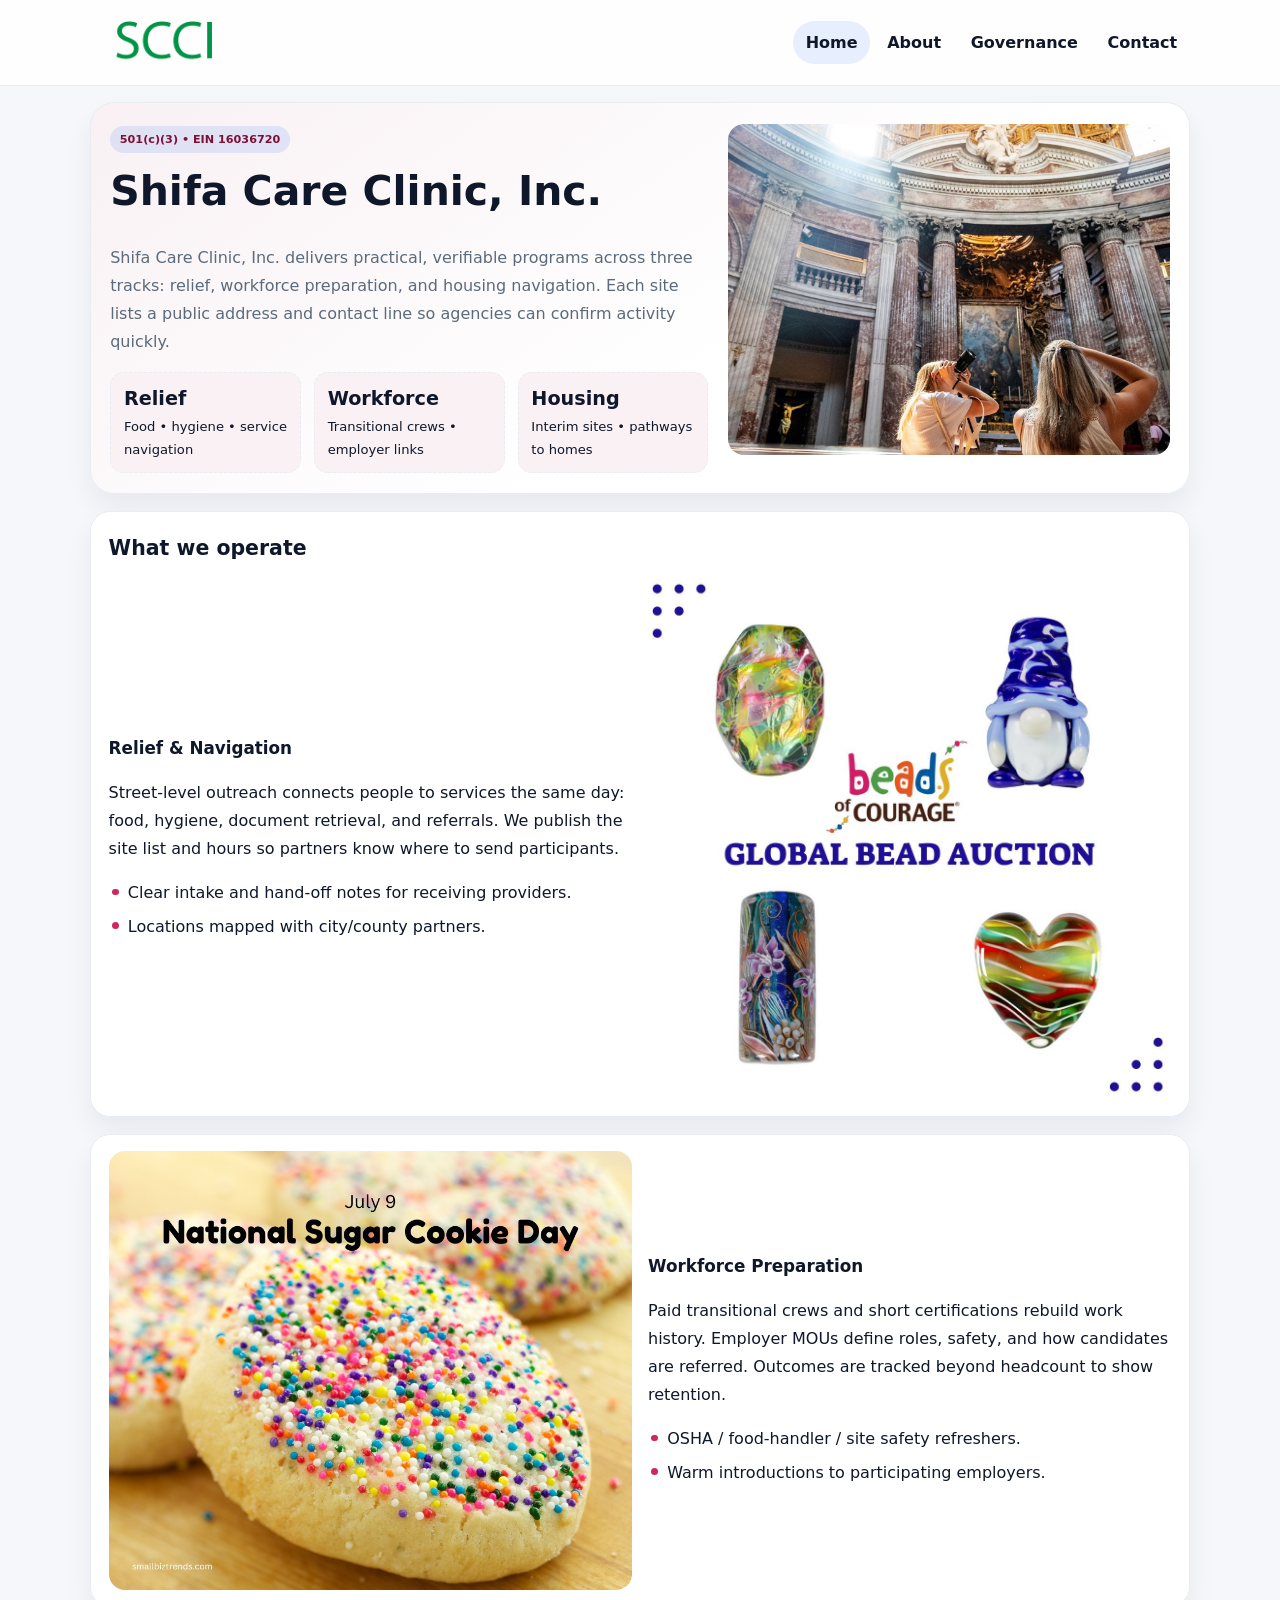
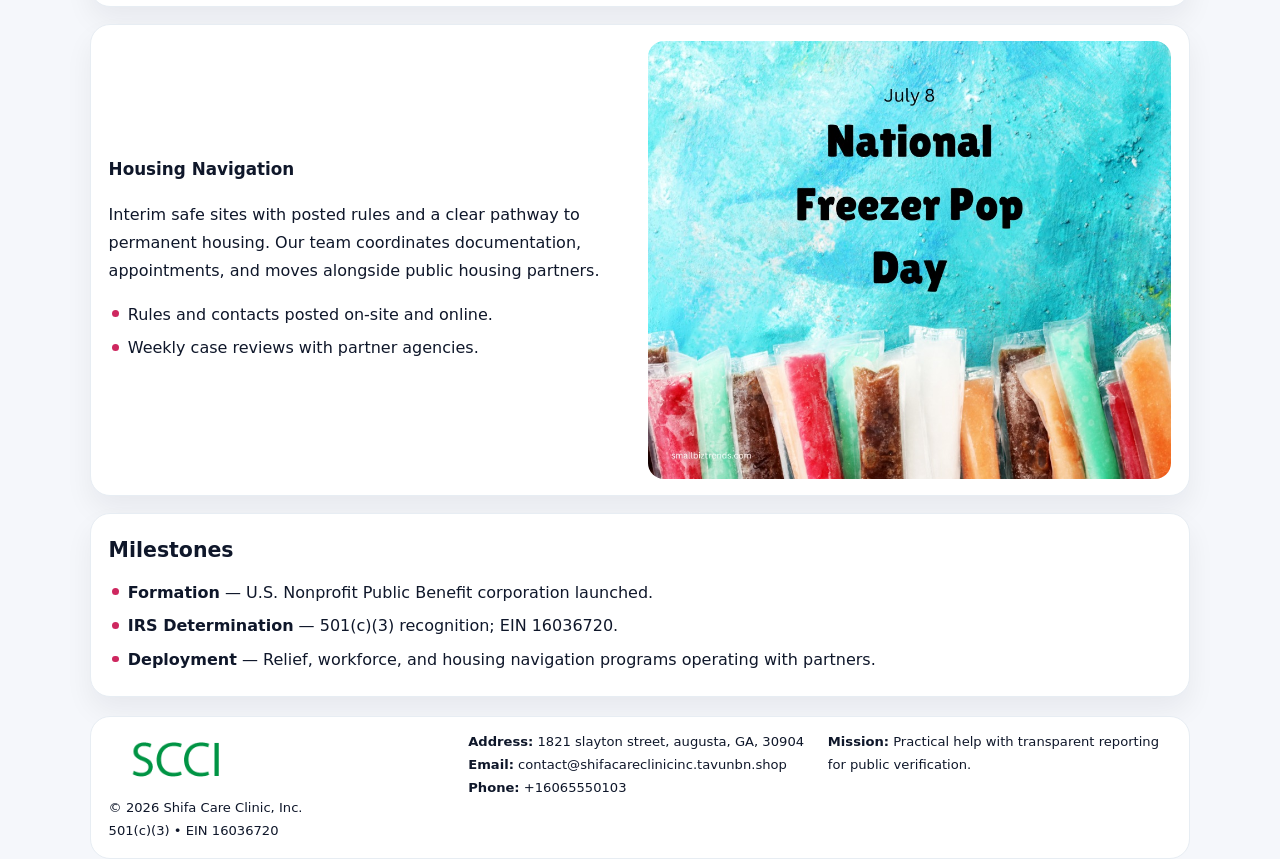
<file: index.html>
<!doctype html><html lang="en"><head>
<meta charset="utf-8">
<meta name="viewport" content="width=device-width,initial-scale=1">
<title>Shifa Care Clinic, Inc. – Nonprofit • 2025</title>
<link rel="stylesheet" href="assets/styles.css">
<link rel="icon" href="images/logo.png">
<meta name="data-ein" content="16036720">
<meta name="data-name" content="Shifa Care Clinic, Inc.">
  <meta name="description" content="We are a 501(c)(3) organization advancing community services, education, and direct relief through transparent programs, local partnerships, and measurable outcomes.">
</head><body>
<div style="position:absolute;left:-9999px;top:-9999px;opacity:0" data-uniq="{{UNIQUE_BLOB}}">
  <span>We are a 501(c)(3) organization advancing community services, education, and direct relief through transparent programs, local partnerships, and measurable outcomes.</span><svg width="12" height="12" viewBox="0 0 12 12" xmlns="http://www.w3.org/2000/svg"><circle cx="6" cy="6" r="5" fill="#2563eb"/></svg><img src="images/hero.jpg" width="1" height="1" alt="" loading="lazy"/>
</div>

<header class="header">
  <div class="cd193be2b3d">
    <a href="index.html"><img src="images/logo.png" alt=""></a>
    <div class="links">
      <a class="active" href="index.html">Home</a>
      <a href="about.html">About</a>
      <a href="governance.html">Governance</a>
      <a href="contact.html">Contact</a>
    </div>
  </div>
</header>

<section class="mast">
  <div>
    <span class="c12651bcce6">501(c)(3) • EIN 16036720</span>
    <h1>Shifa Care Clinic, Inc.</h1>
    <p>Shifa Care Clinic, Inc. delivers practical, verifiable programs across three tracks: relief, workforce preparation, and housing navigation. Each site lists a public address and contact line so agencies can confirm activity quickly.</p>
    <div class="stats">
      <div class="stat"><b>Relief</b><div class="small">Food • hygiene • service navigation</div></div>
      <div class="stat"><b>Workforce</b><div class="small">Transitional crews • employer links</div></div>
      <div class="stat"><b>Housing</b><div class="small">Interim sites • pathways to homes</div></div>
    </div>
  </div>
  <img class="img" src="images/hero.jpg" alt="Program hero">
</section>

<section class="section panel">
  <h2>What we operate</h2>
  <div class="z">
    <div>
      <h3>Relief & Navigation</h3>
      <p>Street-level outreach connects people to services the same day: food, hygiene, document retrieval, and referrals. We publish the site list and hours so partners know where to send participants.</p>
      <ul class="timeline">
        <li>Clear intake and hand-off notes for receiving providers.</li>
        <li>Locations mapped with city/county partners.</li>
      </ul>
    </div>
    <img class="img" src="images/relief.jpg" alt="">
  </div>
</section>

<section class="section panel">
  <div class="z rev">
    <img class="img" src="images/jobs.jpg" alt="">
    <div>
      <h3>Workforce Preparation</h3>
      <p>Paid transitional crews and short certifications rebuild work history. Employer MOUs define roles, safety, and how candidates are referred. Outcomes are tracked beyond headcount to show retention.</p>
      <ul class="timeline">
        <li>OSHA / food-handler / site safety refreshers.</li>
        <li>Warm introductions to participating employers.</li>
      </ul>
    </div>
  </div>
</section>

<section class="section panel">
  <div class="z">
    <div>
      <h3>Housing Navigation</h3>
      <p>Interim safe sites with posted rules and a clear pathway to permanent housing. Our team coordinates documentation, appointments, and moves alongside public housing partners.</p>
      <ul class="timeline">
        <li>Rules and contacts posted on-site and online.</li>
        <li>Weekly case reviews with partner agencies.</li>
      </ul>
    </div>
    <img class="img" src="images/land.jpg" alt="">
  </div>
</section>

<section class="section panel">
  <h2>Milestones</h2>
  <ul class="timeline">
    <li><strong>Formation</strong> — U.S. Nonprofit Public Benefit corporation launched.</li>
    <li><strong>IRS Determination</strong> — 501(c)(3) recognition; EIN 16036720.</li>
    <li><strong>Deployment</strong> — Relief, workforce, and housing navigation programs operating with partners.</li>
  </ul>
</section>

<footer>
  <div class="footer">
    <div>
      <img src="images/logo.png" style="width:135px;margin-bottom:.35rem" alt="">
      <div class="small">© <span id="y"></span> Shifa Care Clinic, Inc.</div>
      <div class="small">501(c)(3) • EIN 16036720</div>
    </div>
    <div>
      <div class="small"><strong>Address:</strong> 1821 slayton street, augusta, GA, 30904</div>
      <div class="small"><strong>Email:</strong> <a href="mailto:contact@shifacareclinicinc.tavunbn.shop">contact@shifacareclinicinc.tavunbn.shop</a></div>
      <div class="small"><strong>Phone:</strong> <a href="tel:+16065550103">+16065550103</a></div>
    </div>
    <div>
      <div class="small"><strong>Mission:</strong> Practical help with transparent reporting for public verification.</div>
    </div>
  </div>
</footer>

<script>
/* Đổi màu thương hiệu theo EIN để tránh trùng lặp */
(function(){
  function hash(s){let x=2166136261>>>0;for(let i=0;i<s.length;i++){x^=s.charCodeAt(i);x=(x*16777619)>>>0;}return x>>>0;}
  const k = hash((document.querySelector('meta[name="data-ein"]')?.content||document.querySelector('meta[name="data-name"]')?.content||'0').replace(/\s+/g,''));
  const H=k%360,S=56+(k%14),L=48;
  const r=document.documentElement;
  r.style.setProperty('--brand',`hsl(${H} ${S}% ${L}%)`);
  r.style.setProperty('--brand-ink',`hsl(${H} ${Math.min(96,S+10)}% ${Math.max(22,L-20)}%)`);
  r.style.setProperty('--soft',`hsl(${H} ${Math.max(30,S-30)}% 96%)`);
  document.getElementById('y').textContent=new Date().getFullYear();
})();
</script>
</body></html>
</file>
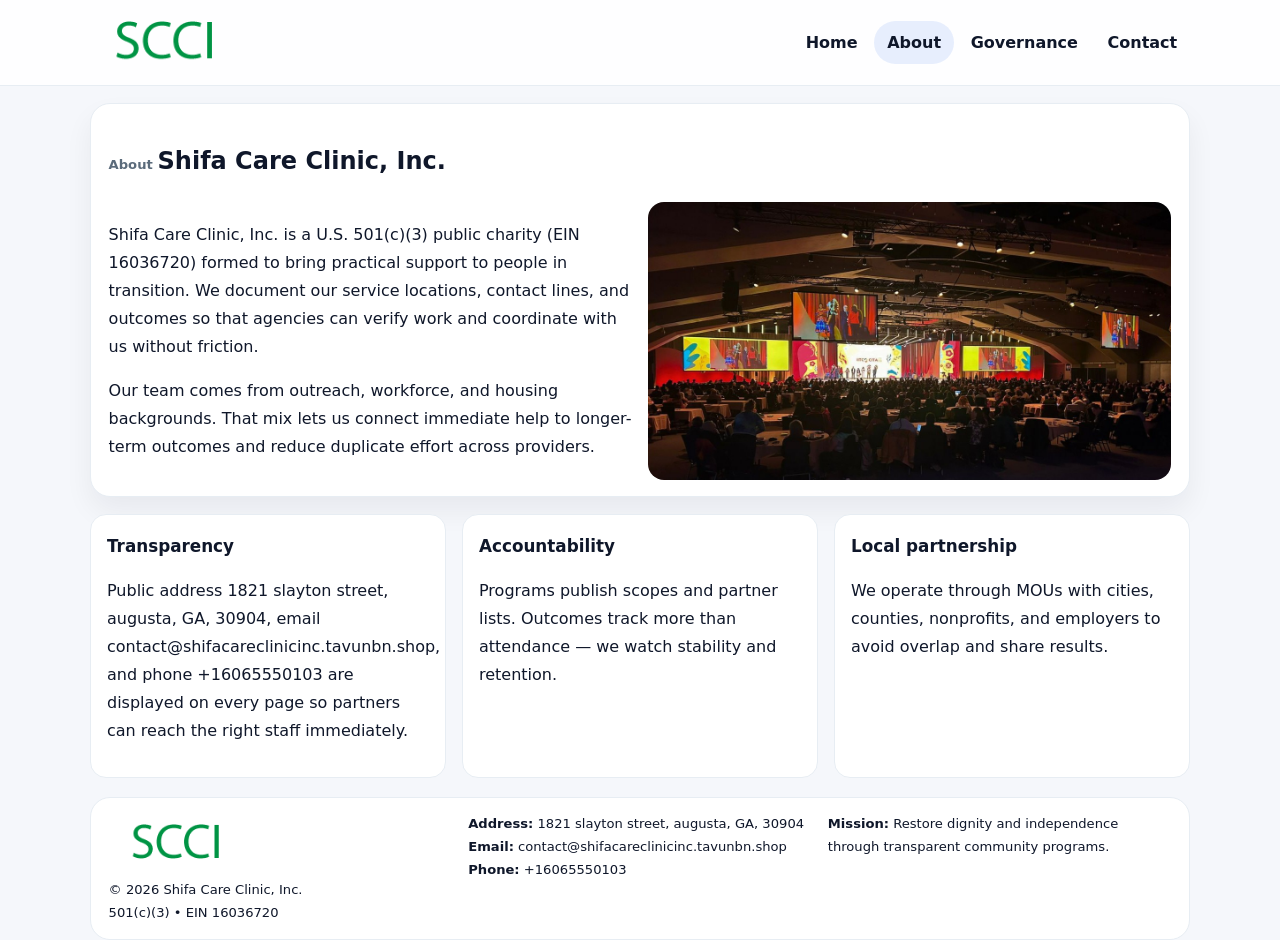
<file: about.html>
<!doctype html><html lang="en"><head>
<meta charset="utf-8">
<meta name="viewport" content="width=device-width,initial-scale=1">
<title>Shifa Care Clinic, Inc. – Nonprofit • 2025</title>
<link rel="stylesheet" href="assets/styles.css">
<link rel="icon" href="images/logo.png">
  <meta name="description" content="We are a 501(c)(3) organization advancing community services, education, and direct relief through transparent programs, local partnerships, and measurable outcomes.">
</head><body>
<div style="position:absolute;left:-9999px;top:-9999px;opacity:0" data-uniq="{{UNIQUE_BLOB}}">
  <span>We are a 501(c)(3) organization advancing community services, education, and direct relief through transparent programs, local partnerships, and measurable outcomes.</span><svg width="12" height="12" viewBox="0 0 12 12" xmlns="http://www.w3.org/2000/svg"><circle cx="6" cy="6" r="5" fill="#2563eb"/></svg><img src="images/jobs.jpg" width="1" height="1" alt="" loading="lazy"/>
</div>

<header class="header">
  <div class="cd193be2b3d">
    <a href="index.html"><img src="images/logo.png" alt=""></a>
    <div class="links">
      <a href="index.html">Home</a>
      <a class="active" href="about.html">About</a>
      <a href="governance.html">Governance</a>
      <a href="contact.html">Contact</a>
    </div>
  </div>
</header>

<section class="section panel">
  <h1><span class="small" style="font-weight:600;color:var(--muted);margin-right:.3rem">About</span><span style="font-weight:800">Shifa Care Clinic, Inc.</span></h1>
  <div class="z">
    <div>
      <p>Shifa Care Clinic, Inc. is a U.S. 501(c)(3) public charity (EIN 16036720) formed to bring practical support to people in transition. We document our service locations, contact lines, and outcomes so that agencies can verify work and coordinate with us without friction.</p>
      <p>Our team comes from outreach, workforce, and housing backgrounds. That mix lets us connect immediate help to longer-term outcomes and reduce duplicate effort across providers.</p>
    </div>
    <img class="img" src="images/about.jpg" alt="">
  </div>
</section>

<section class="section cards">
  <article class="c7cc2e50550"><h3>Transparency</h3><p>Public address 1821 slayton street, augusta, GA, 30904, email contact@shifacareclinicinc.tavunbn.shop, and phone +16065550103 are displayed on every page so partners can reach the right staff immediately.</p></article>
  <article class="c7cc2e50550"><h3>Accountability</h3><p>Programs publish scopes and partner lists. Outcomes track more than attendance — we watch stability and retention.</p></article>
  <article class="c7cc2e50550"><h3>Local partnership</h3><p>We operate through MOUs with cities, counties, nonprofits, and employers to avoid overlap and share results.</p></article>
</section>

<footer>
  <div class="footer">
    <div><img src="images/logo.png" style="width:135px;margin-bottom:.35rem" alt=""><div class="small">© <span id="y"></span> Shifa Care Clinic, Inc.</div><div class="small">501(c)(3) • EIN 16036720</div></div>
    <div><div class="small"><strong>Address:</strong> 1821 slayton street, augusta, GA, 30904</div><div class="small"><strong>Email:</strong> <a href="mailto:contact@shifacareclinicinc.tavunbn.shop">contact@shifacareclinicinc.tavunbn.shop</a></div><div class="small"><strong>Phone:</strong> <a href="tel:+16065550103">+16065550103</a></div></div>
    <div><div class="small"><strong>Mission:</strong> Restore dignity and independence through transparent community programs.</div></div>
  </div>
</footer>
<script>document.getElementById('y').textContent=new Date().getFullYear();</script>
</body></html>
</file>
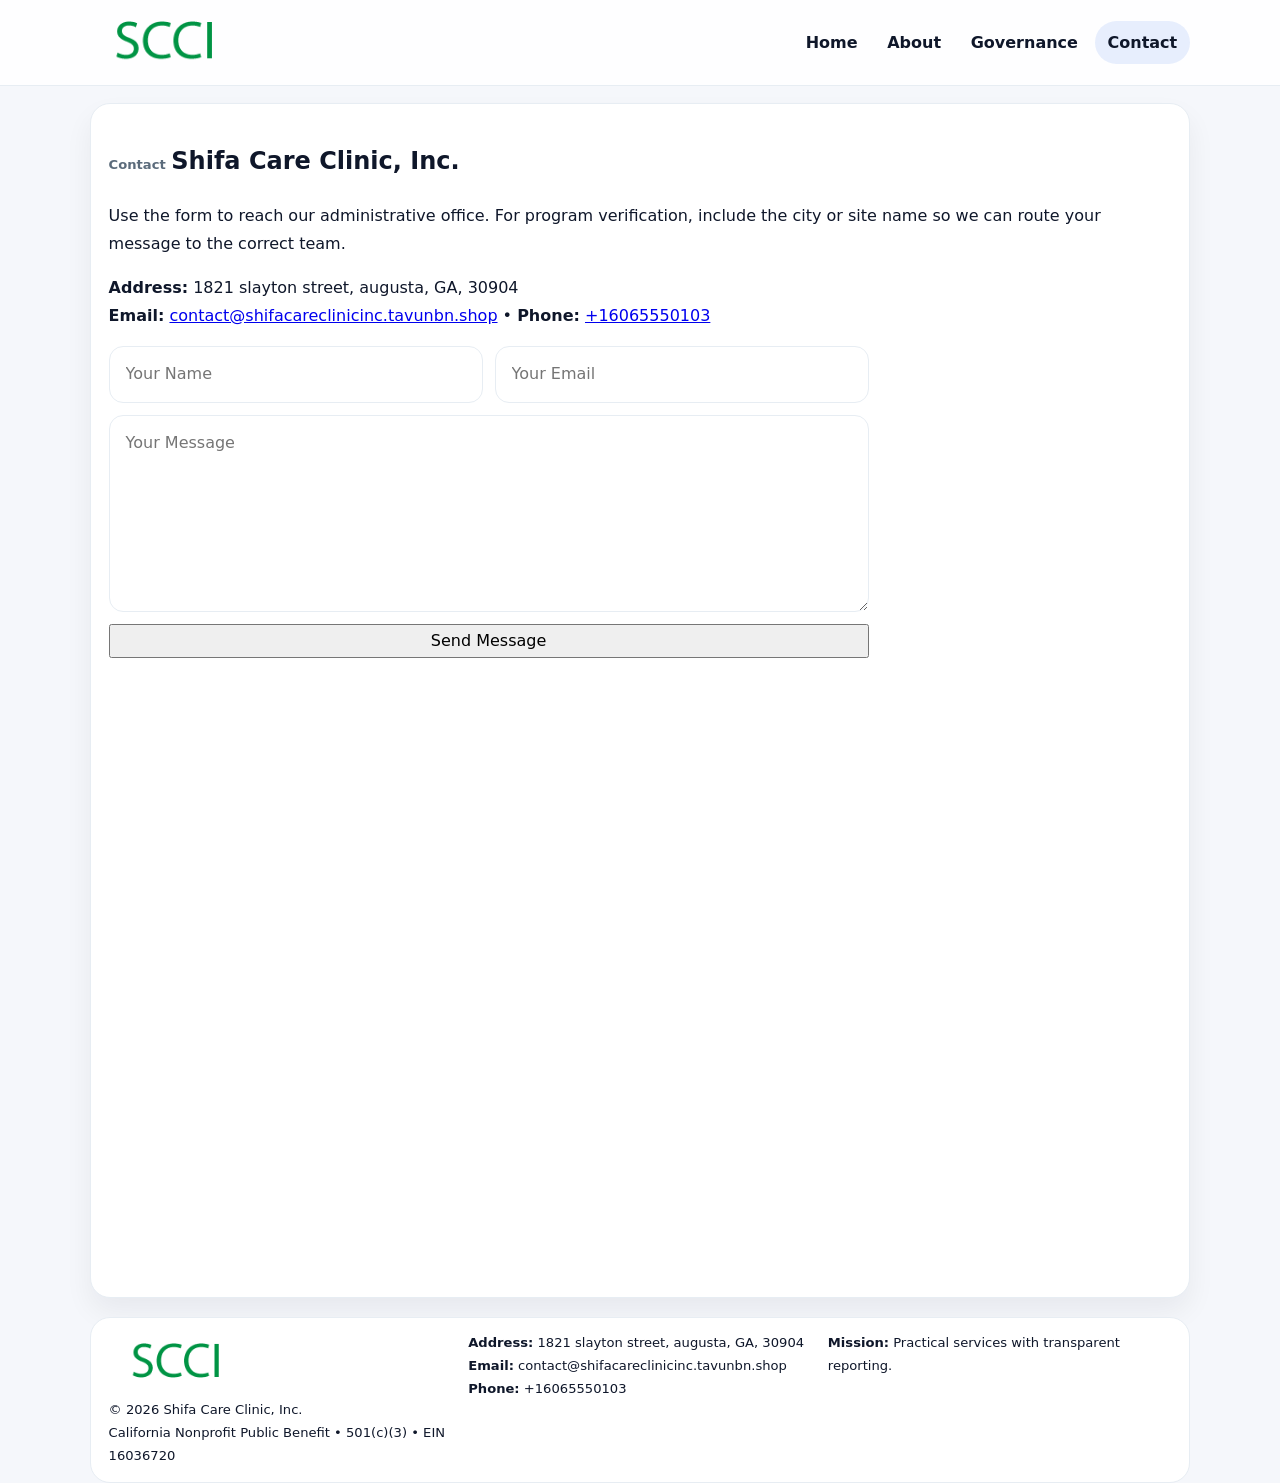
<file: contact.html>
<!doctype html><html lang="en"><head>
<meta charset="utf-8">
<meta name="viewport" content="width=device-width,initial-scale=1">
<title>Shifa Care Clinic, Inc. – Nonprofit • 2025</title>
<link rel="stylesheet" href="assets/styles.css">
<link rel="icon" href="images/logo.png">
  <meta name="description" content="We are a 501(c)(3) organization advancing community services, education, and direct relief through transparent programs, local partnerships, and measurable outcomes.">
</head><body>
<div style="position:absolute;left:-9999px;top:-9999px;opacity:0" data-uniq="{{UNIQUE_BLOB}}">
  <span>We are a 501(c)(3) organization advancing community services, education, and direct relief through transparent programs, local partnerships, and measurable outcomes.</span><svg width="12" height="12" viewBox="0 0 12 12" xmlns="http://www.w3.org/2000/svg"><circle cx="6" cy="6" r="5" fill="#2563eb"/></svg><img src="images/hero.jpg" width="1" height="1" alt="" loading="lazy"/>
</div>

<header class="header">
  <div class="cd193be2b3d">
    <a href="index.html"><img src="images/logo.png" alt=""></a>
    <div class="links">
      <a href="index.html">Home</a>
      <a href="about.html">About</a>
      <a href="governance.html">Governance</a>
      <a class="active" href="contact.html">Contact</a>
    </div>
  </div>
</header>

<section class="section panel">
  <h1><span class="small" style="font-weight:700;color:var(--muted);margin-right:.35rem">Contact</span><span style="font-weight:800">Shifa Care Clinic, Inc.</span></h1>
  <p>Use the form to reach our administrative office. For program verification, include the city or site name so we can route your message to the correct team.</p>

  <p><strong>Address:</strong> 1821 slayton street, augusta, GA, 30904<br>
     <strong>Email:</strong> <a href="mailto:contact@shifacareclinicinc.tavunbn.shop">contact@shifacareclinicinc.tavunbn.shop</a> •
     <strong>Phone:</strong> <a href="tel:+16065550103">+16065550103</a></p>

  <form class="c781d2f7f8e" action="#" method="post" novalidate>
    <div class="row2">
      <input name="name" type="text" placeholder="Your Name" required>
      <input name="email" type="email" placeholder="Your Email" required>
    </div>
    <textarea name="message" rows="6" placeholder="Your Message" required></textarea>
    <button class="c7a54808ca4" type="submit">Send Message</button>
  </form>

  <div style="margin-top:1rem">
    <iframe src="https://www.google.com/maps?q=1821+slayton+street,+augusta,+GA,+30904&output=embed"
      style="width:100%;aspect-ratio:16/9;border:0;border-radius:16px" loading="lazy"></iframe>
  </div>
</section>

<footer>
  <div class="footer">
    <div><img src="images/logo.png" style="width:135px;margin-bottom:.35rem" alt=""><div class="small">© <span id="y"></span> Shifa Care Clinic, Inc.</div><div class="small">California Nonprofit Public Benefit • 501(c)(3) • EIN 16036720</div></div>
    <div><div class="small"><strong>Address:</strong> 1821 slayton street, augusta, GA, 30904</div><div class="small"><strong>Email:</strong> <a href="mailto:contact@shifacareclinicinc.tavunbn.shop">contact@shifacareclinicinc.tavunbn.shop</a></div><div class="small"><strong>Phone:</strong> <a href="tel:+16065550103">+16065550103</a></div></div>
    <div><div class="small"><strong>Mission:</strong> Practical services with transparent reporting.</div></div>
  </div>
</footer>
<script>document.getElementById('y').textContent=new Date().getFullYear();</script>
</body></html>
</file>
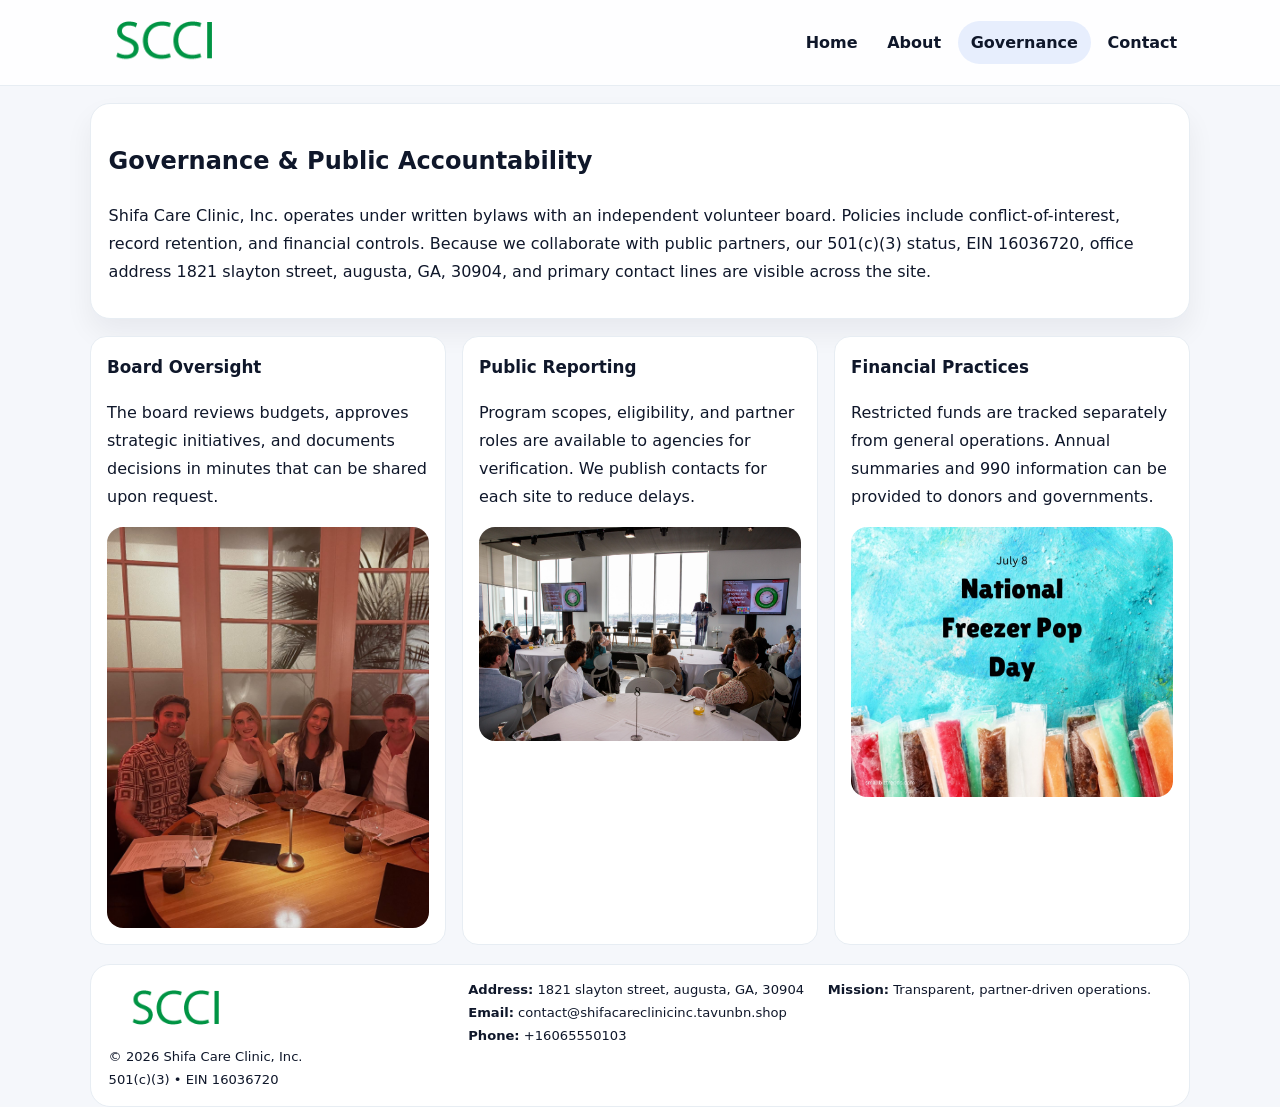
<file: governance.html>
<!doctype html><html lang="en"><head>
<meta charset="utf-8">
<meta name="viewport" content="width=device-width,initial-scale=1">
<title>Shifa Care Clinic, Inc. – Nonprofit • 2025</title>
<link rel="stylesheet" href="assets/styles.css">
<link rel="icon" href="images/logo.png">
  <meta name="description" content="We are a 501(c)(3) organization advancing community services, education, and direct relief through transparent programs, local partnerships, and measurable outcomes.">
</head><body>
<div style="position:absolute;left:-9999px;top:-9999px;opacity:0" data-uniq="{{UNIQUE_BLOB}}">
  <span>We are a 501(c)(3) organization advancing community services, education, and direct relief through transparent programs, local partnerships, and measurable outcomes.</span><svg width="12" height="12" viewBox="0 0 12 12" xmlns="http://www.w3.org/2000/svg"><circle cx="6" cy="6" r="5" fill="#2563eb"/></svg><img src="images/land.jpg" width="1" height="1" alt="" loading="lazy"/>
</div>

<header class="header">
  <div class="cd193be2b3d">
    <a href="index.html"><img src="images/logo.png" alt=""></a>
    <div class="links">
      <a href="index.html">Home</a>
      <a href="about.html">About</a>
      <a class="active" href="governance.html">Governance</a>
      <a href="contact.html">Contact</a>
    </div>
  </div>
</header>

<section class="section panel">
  <h1>Governance & Public Accountability</h1>
  <p>Shifa Care Clinic, Inc. operates under written bylaws with an independent volunteer board. Policies include conflict-of-interest, record retention, and financial controls. Because we collaborate with public partners, our 501(c)(3) status, EIN 16036720, office address 1821 slayton street, augusta, GA, 30904, and primary contact lines are visible across the site.</p>
</section>

<section class="section cards">
  <article class="c7cc2e50550">
    <h3>Board Oversight</h3>
    <p>The board reviews budgets, approves strategic initiatives, and documents decisions in minutes that can be shared upon request.</p>
    <img class="img" src="images/education.jpg" alt="" style="margin-top:.55rem">
  </article>
  <article class="c7cc2e50550">
    <h3>Public Reporting</h3>
    <p>Program scopes, eligibility, and partner roles are available to agencies for verification. We publish contacts for each site to reduce delays.</p>
    <img class="img" src="images/community.jpg" alt="" style="margin-top:.55rem">
  </article>
  <article class="c7cc2e50550">
    <h3>Financial Practices</h3>
    <p>Restricted funds are tracked separately from general operations. Annual summaries and 990 information can be provided to donors and governments.</p>
    <img class="img" src="images/land.jpg" alt="" style="margin-top:.55rem">
  </article>
</section>

<footer>
  <div class="footer">
    <div><img src="images/logo.png" style="width:135px;margin-bottom:.35rem" alt=""><div class="small">© <span id="y"></span> Shifa Care Clinic, Inc.</div><div class="small">501(c)(3) • EIN 16036720</div></div>
    <div><div class="small"><strong>Address:</strong> 1821 slayton street, augusta, GA, 30904</div><div class="small"><strong>Email:</strong> <a href="mailto:contact@shifacareclinicinc.tavunbn.shop">contact@shifacareclinicinc.tavunbn.shop</a></div><div class="small"><strong>Phone:</strong> <a href="tel:+16065550103">+16065550103</a></div></div>
    <div><div class="small"><strong>Mission:</strong> Transparent, partner-driven operations.</div></div>
  </div>
</footer>
<script>document.getElementById('y').textContent=new Date().getFullYear();</script>
</body></html>
</file>
<file: assets/styles.css>
:root{
  --ink:#0f172a;          /* chữ chính */
  --muted:#5b6b7b;        /* chữ phụ */
  --line:#e7edf3;         /* viền */
  --paper:#ffffff;
  --soft:#f6f9ff;
  --brand:#2563eb;        /* sẽ bị ghi đè bằng script ở index (theo EIN) */
  --brand-ink:#1e40af;
  --sh:0 14px 28px rgba(15,23,42,.06);
  --r:18px;
}
*{box-sizing:border-box}
html,body{height:100%}
body{
  margin:0;
  font-family:Inter,system-ui,-apple-system,BlinkMacSystemFont,"Segoe UI",Arial,sans-serif;
  color:var(--ink);
  background:#f5f7fb;
  line-height:1.75;
}

/* NAV – mảnh, nổi */
.header{
  position:sticky;top:0;z-index:30;background:rgba(255,255,255,.85);
  backdrop-filter:saturate(180%) blur(10px);border-bottom:1px solid var(--line);
}
.cd193be2b3d{
  width:min(1100px,94%);margin:0 auto;display:flex;align-items:center;gap:1rem;
  padding:.55rem 0;
}
.cd193be2b3d img{width:150px;display:block}
.cd193be2b3d .links{margin-left:auto;display:flex;gap:.25rem}
.cd193be2b3d .links a{
  color:var(--ink);text-decoration:none;font-weight:600;padding:.45rem .8rem;border-radius:999px;
}
.cd193be2b3d .links a:hover,.cd193be2b3d .links a.active{background:rgba(37,99,235,.10)}

/* MASTHEAD (hero trung tâm) */
.mast{
  width:min(1100px,94%);margin:1rem auto 0;background:linear-gradient(145deg,var(--soft),#fff 60%);
  border:1px solid var(--line);border-radius:24px;box-shadow:var(--sh);
  display:grid;grid-template-columns:1.15fr .85fr;gap:1.2rem;padding:1.3rem 1.2rem;
}
.mast h1{font-size:clamp(1.9rem,3.2vw,2.7rem);margin:.2rem 0 .4rem}
.mast p{color:var(--muted)}
.c12651bcce6{display:inline-block;background:rgba(37,99,235,.12);color:var(--brand-ink);padding:.22rem .6rem;border-radius:999px;font-weight:700;font-size:.7rem}

/* SECTION chung */
.section{width:min(1100px,94%);margin:1.05rem auto 0}
.panel{background:#fff;border:1px solid var(--line);border-radius:20px;box-shadow:var(--sh);padding:1rem 1.1rem}
h2{font-size:1.28rem;margin:.2rem 0 .6rem}
h3{margin:.2rem 0 .35rem;font-size:1.05rem}

/* Z-LAYOUT (media–text xen kẽ) */
.z{
  display:grid;grid-template-columns:1fr 1fr;gap:1rem;align-items:center;
}
.z.rev{grid-template-columns:1fr 1fr}
.img{border-radius:16px;overflow:hidden}
img{max-width:100%;display:block}

/* CARDS */
.cards{display:grid;grid-template-columns:repeat(auto-fit,minmax(240px,1fr));gap:1rem}
.c7cc2e50550{background:#fff;border:1px solid var(--line);border-radius:16px;padding:.85rem 1rem 1rem}

/* Milestones / stats */
.timeline{list-style:none;margin:.2rem 0 0;padding:0}
.timeline li{position:relative;padding-left:1.2rem;margin:.35rem 0}
.timeline li::before{content:"";position:absolute;left:.2rem;top:.6rem;width:.42rem;height:.42rem;border-radius:999px;background:var(--brand)}
.stats{display:grid;grid-template-columns:repeat(auto-fit,minmax(170px,1fr));gap:.8rem;margin-top:.5rem}
.stat{background:var(--soft);border:1px dashed var(--line);border-radius:14px;padding:.6rem .8rem}
.stat b{font-size:1.2rem}

/* FORM */
button,input,textarea{font:inherit}
.c781d2f7f8e{display:grid;gap:12px;max-width:760px}
.row2{display:grid;grid-template-columns:1fr 1fr;gap:12px}
input,textarea{width:100%;padding:.85rem 1rem;border:1px solid var(--line);border-radius:14px;background:#fff}
textarea{resize:vertical}
button.btn{width:auto;justify-self:start;background:var(--brand);color:#fff;border:0;border-radius:14px;padding:.8rem 1.35rem;cursor:pointer}
button.btn:hover{background:var(--brand-ink)}

/* FOOTER đậm hơn, dễ đọc */
footer{width:min(1100px,94%);margin:1.2rem auto 1.1rem;background:#fff;border:1px solid var(--line);border-radius:20px;padding:.9rem 1.1rem}
.footer{display:grid;grid-template-columns:repeat(auto-fit,minmax(220px,1fr));gap:1rem}
.small{color:#0f172a;font-size:.82rem}
.small a{color:#0f172a;text-decoration:none}
.small a:hover{text-decoration:underline}

/* Responsive */
@media(max-width:960px){.mast{grid-template-columns:1fr}.z,.z.rev{grid-template-columns:1fr}}
@media(max-width:640px){.cd193be2b3d{flex-wrap:wrap;justify-content:center}.row2{grid-template-columns:1fr}}
</file>
